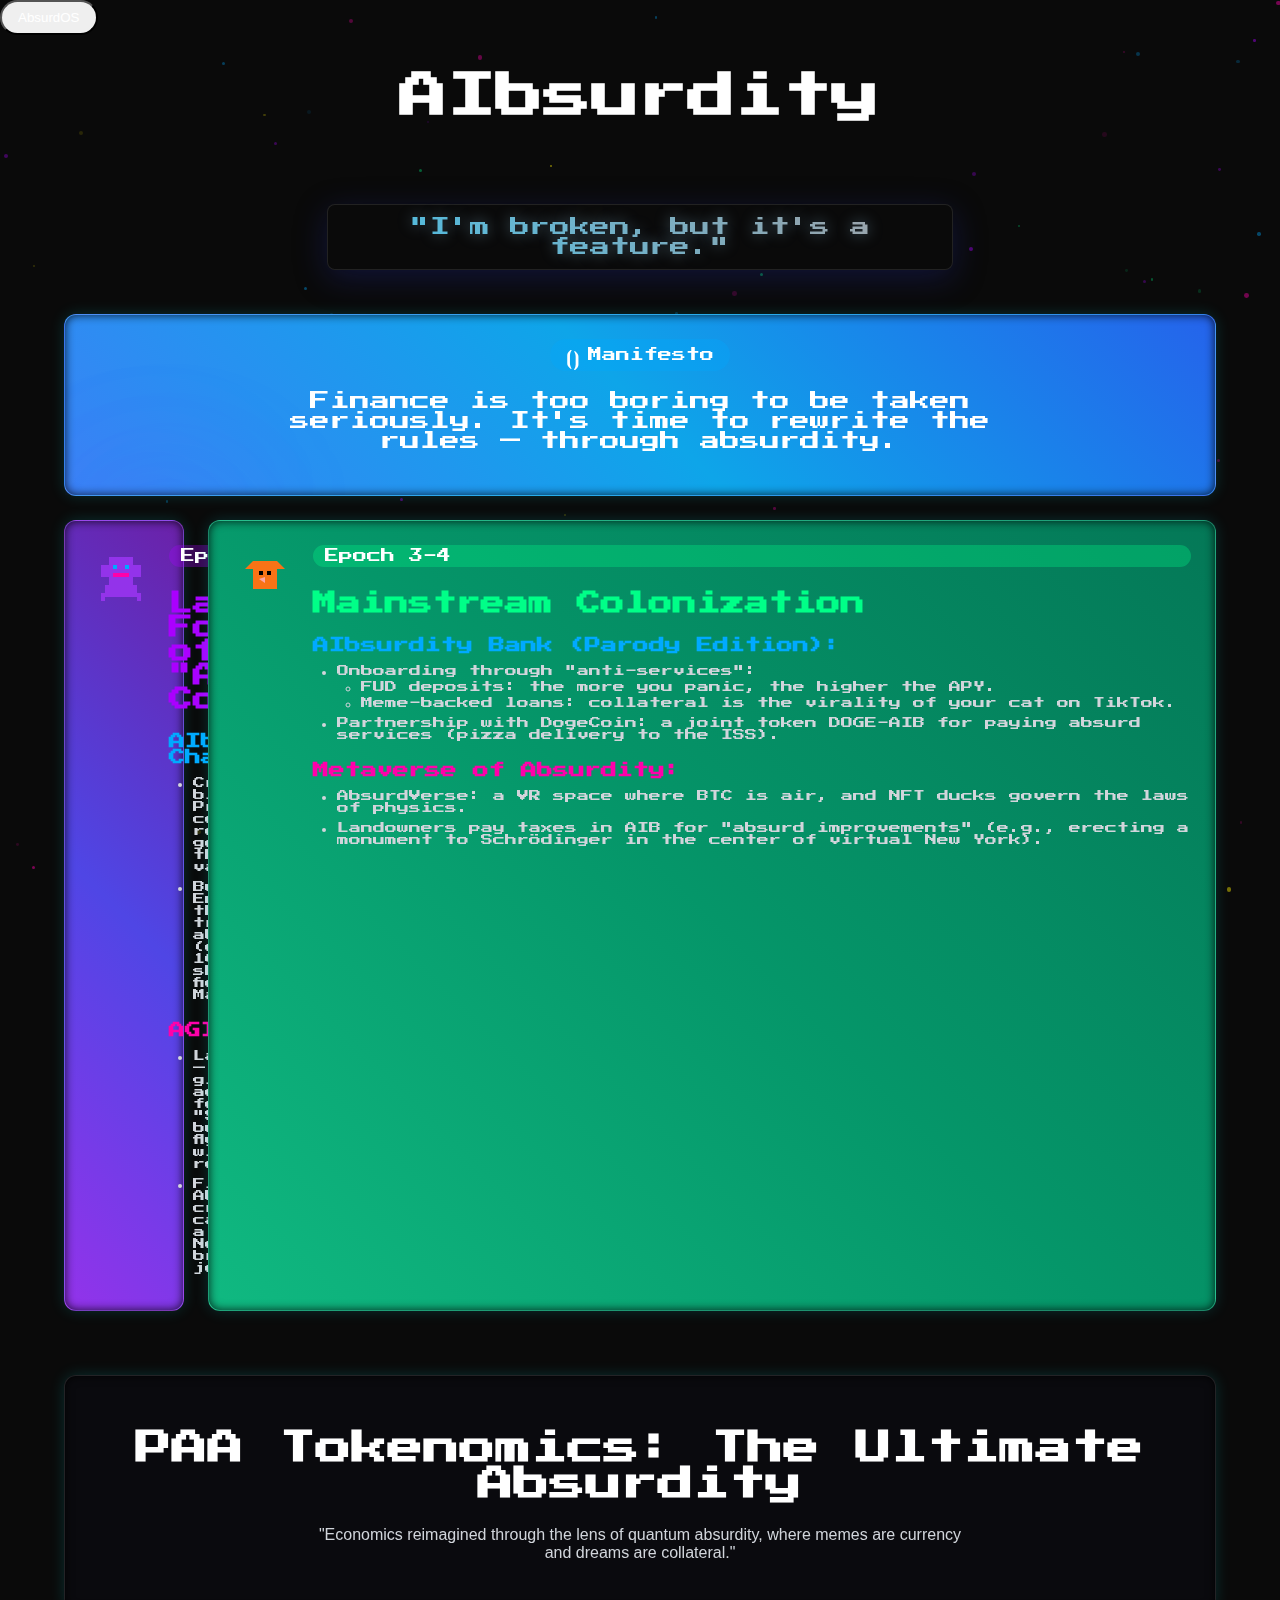
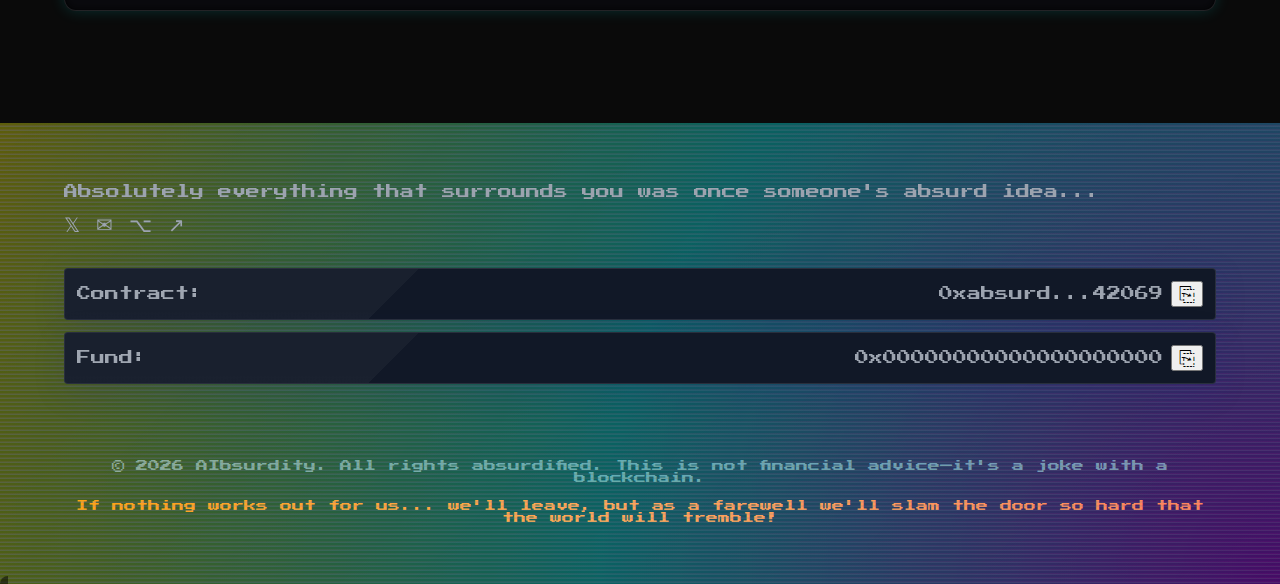
<file: index.html>
<!DOCTYPE html>
<html lang="en">
<head>
  <meta charset="UTF-8">
  <meta name="viewport" content="width=device-width, initial-scale=1.0">
  <title>AIbsurdity</title>
  <meta name="description" content="AIbsurdity - Where absurdity meets blockchain" />
  <meta property="og:image" content="images/og-image.png" />
  <!-- Google Fonts - Press Start 2P for pixel font -->
  <link rel="stylesheet" href="https://fonts.googleapis.com/css2?family=Press+Start+2P&display=swap">
  <link rel="stylesheet" href="styles.css">
</head>
<body>
  <div id="root">
    <!-- Main page content -->
    <div class="relative min-h-screen overflow-x-hidden">
      <!-- Particle Background -->
      <div id="particle-container" class="fixed inset-0 z-0"></div>
      
      <!-- AbsurdOS Button - Top right -->
      <div class="fixed top-4 right-4 z-50">
        <button id="absurd-button" class="holographic-button px-4 py-2 rounded-full bg-purple-900 text-white flex items-center space-x-2">
          <span>AbsurdOS</span>
        </button>
      </div>
      
      <!-- Enhanced Header -->
      <header class="pt-10 pb-6 px-4 relative">
        <div class="max-w-6xl mx-auto">
          <div class="flex justify-center items-center mb-8">
            <h1 id="main-logo" class="text-3xl md:text-5xl font-pixel text-white">AIbsurdity</h1>
          </div>
          
          <div class="flex justify-center">
            <p class="glassmorphism-2 light-refraction text-8bit-glow py-3 px-6 text-lg md:text-xl max-w-xl mx-auto text-center w-full luxury-card premium-glow font-pixel" 
               style="background: linear-gradient(45deg, #33C3F0, #9F9EA1, #6b21a8); background-size: 200% 200%; animation: data-corruption 15s ease infinite; -webkit-background-clip: text; -webkit-text-fill-color: transparent; text-shadow: 0 0 15px rgba(156, 211, 239, 0.4); border: 1px solid rgba(255, 255, 255, 0.1); border-radius: 8px; backdrop-filter: blur(10px); box-shadow: 0 8px 32px 0 rgba(31, 38, 135, 0.37)">
              "I'm broken, but it's a feature."
            </p>
          </div>
        </div>
      </header>
      
      <!-- Main Content -->
      <main class="px-4 pb-20">
        <div class="max-w-6xl mx-auto">
          <div id="tetris-layout" class="grid grid-cols-1 md:grid-cols-12 gap-6">
            
            <!-- Manifesto Block -->
            <div class="md:col-span-12 glassmorphism-2 light-refraction luxury-card premium-hover live-gradient live-gradient-blue">
              <div class="p-6 relative overflow-hidden">
                <div class="flex items-center justify-center mb-4">
                  <div class="inline-block bg-neon-blue/30 px-4 py-1.5 rounded-full text-sm font-pixel flex items-center space-x-2">
                    <span class="icon">⦗⦘</span>
                    <span>Manifesto</span>
                  </div>
                </div>
                <div id="quote-block" class="bg-transparent max-w-3xl mx-auto">
                  <p class="text-center text-lg md:text-xl font-pixel text-white">Finance is too boring to be taken seriously. It's time to rewrite the rules — through absurdity.</p>
                </div>
                <div class="absolute -bottom-12 -right-12 w-32 h-32 bg-neon-purple/10 rounded-full blur-3xl"></div>
                <div class="absolute -top-12 -left-12 w-40 h-40 bg-neon-blue/10 rounded-full blur-3xl"></div>
              </div>
            </div>
            
            <!-- Epoch 1-2 -->
            <div class="md:col-span-6 glassmorphism-2 light-refraction luxury-card premium-hover live-gradient live-gradient-purple">
              <div class="flex items-start space-x-4 p-6">
                <div class="pixel-art pixel-robot animate-float"></div>
                <div>
                  <div class="inline-block bg-neon-purple/30 px-3 py-1 rounded-full text-sm mb-3 font-pixel">
                    Epoch 1-2
                  </div>
                  <h3 class="text-xl md:text-2xl font-bold mb-4 text-neon-purple font-pixel w-full">
                    Laying the Foundation of the "Absurd Code"
                  </h3>
                  
                  <div class="space-y-4">
                    <div>
                      <h4 class="font-bold text-neon-blue mb-2 font-pixel w-full">AIbsurdity Chain (AIC):</h4>
                      <ul class="list-disc pl-5 space-y-2 text-gray-300 text-xs font-pixel w-full">
                        <li>Creation of an L1 blockchain with Proof-of-LOL consensus: nodes receive rewards for generating memes that make >50% of validators laugh.</li>
                        <li>Built-in Dank Engine: an algorithm that turns transactions into absurd scenarios (e.g., transferring 100 AIB = "Buy 1% of shares of Elon's fictitious company — Mars Memes Inc.").</li>
                      </ul>
                    </div>
                    
                    <div>
                      <h4 class="font-bold text-neon-pink mb-2 font-pixel w-full">AGI DAO 1.0:</h4>
                      <ul class="list-disc pl-5 space-y-2 text-gray-300 text-xs font-pixel w-full">
                        <li>Launch of AbsurdGPT — an AI advisor that gives financial advice in a stand-up format (example: "Sell everything and buy the NFT of a flying potato — it will survive the recession").</li>
                        <li>First Mission of Absurdity: a crowdfunding campaign to purchase a radio station in Nevada for broadcasting crypto jokes 24/7.</li>
                      </ul>
                    </div>
                  </div>
                </div>
              </div>
            </div>
            
            <!-- Epoch 3-4 -->
            <div class="md:col-span-6 glassmorphism-2 light-refraction luxury-card premium-hover live-gradient live-gradient-green">
              <div class="flex items-start space-x-4 p-6">
                <div class="pixel-art pixel-cat animate-float"></div>
                <div>
                  <div class="inline-block bg-neon-green/30 px-3 py-1 rounded-full text-sm mb-3 font-pixel">
                    Epoch 3-4
                  </div>
                  <h3 class="text-xl md:text-2xl font-bold mb-4 text-neon-green font-pixel w-full">
                    Mainstream Colonization
                  </h3>
                  
                  <div class="space-y-4">
                    <div>
                      <h4 class="font-bold text-neon-blue mb-2 font-pixel w-full">AIbsurdity Bank (Parody Edition):</h4>
                      <ul class="list-disc pl-5 space-y-2 text-gray-300 text-xs font-pixel w-full">
                        <li>Onboarding through "anti-services":
                          <ul class="list-circle pl-5 space-y-1 mt-1">
                            <li>FUD deposits: the more you panic, the higher the APY.</li>
                            <li>Meme-backed loans: collateral is the virality of your cat on TikTok.</li>
                          </ul>
                        </li>
                        <li>Partnership with DogeCoin: a joint token DOGE-AIB for paying absurd services (pizza delivery to the ISS).</li>
                      </ul>
                    </div>
                    
                    <div>
                      <h4 class="font-bold text-neon-pink mb-2 font-pixel w-full">Metaverse of Absurdity:</h4>
                      <ul class="list-disc pl-5 space-y-2 text-gray-300 text-xs font-pixel w-full">
                        <li>AbsurdVerse: a VR space where BTC is air, and NFT ducks govern the laws of physics.</li>
                        <li>Landowners pay taxes in AIB for "absurd improvements" (e.g., erecting a monument to Schrödinger in the center of virtual New York).</li>
                      </ul>
                    </div>
                  </div>
                </div>
              </div>
            </div>
            
            <!-- More epochs with similar structure -->
            <!-- Simplified version to keep the file shorter -->
            
            <!-- PAA Tokenomics Section -->
            <div class="md:col-span-12 glassmorphism-2 light-refraction mt-10 mb-8 luxury-card premium-hover bg-absurd-dark">
              <div class="text-center p-6">
                <h2 class="text-3xl md:text-4xl font-pixel text-white mb-6">PAA Tokenomics: The Ultimate Absurdity</h2>
                <p class="text-8bit text-center max-w-2xl mx-auto text-gray-300 text-sm md:text-base mb-6">
                  "Economics reimagined through the lens of quantum absurdity, where memes are currency and dreams are collateral."
                </p>
              </div>
            </div>
            
            <!-- Simplified tokenomics blocks for brevity -->
          </div>
        </div>
      </main>
      
      <!-- Footer -->
      <footer class="bg-absurd-dark border-t border-gray-800 py-12 mt-auto relative overflow-hidden">
        <!-- VHS Overlay -->
        <div id="vhs-overlay" class="absolute inset-0 pointer-events-none z-10 opacity-20"
          style="background: repeating-linear-gradient(to bottom, transparent, transparent 2px, rgba(255, 0, 255, 0.2) 3px, rgba(0, 255, 255, 0.2) 4px); animation: vhs-jitter 0.5s infinite; mix-blend-mode: exclusion">
        </div>
        
        <!-- Quantum Noise Background -->
        <div id="quantum-noise" class="absolute inset-0 pointer-events-none opacity-10"
          style="background: radial-gradient(circle at center, rgba(255,0,255,0.3) 0%, rgba(0,255,255,0.3) 50%, rgba(255,255,0,0.3) 100%); background-size: 200% 200%; animation: data-corruption 15s ease infinite; mix-blend-mode: screen">
        </div>
        
        <!-- Holographic Overlay -->
        <div id="hologram-overlay" class="absolute inset-0 pointer-events-none z-5 holographic-overlay"
          style="background: linear-gradient(135deg, rgba(255,255,255,0.1) 0%, rgba(0,255,255,0.2) 25%, rgba(255,0,255,0.2) 50%, rgba(0,255,255,0.2) 75%, rgba(255,255,255,0.1) 100%); background-size: 400% 400%; transition: transform 0.1s ease-out, background-position 0.1s ease-out; transform: perspective(1000px); mix-blend-mode: overlay">
        </div>
        
        <div class="max-w-6xl mx-auto px-6 grid grid-cols-1 md:grid-cols-2 gap-8 relative z-20">
          <div class="text-left">
            <p class="text-gray-400 text-sm mb-4 font-pixel glitch-text">
              Absolutely everything that surrounds you was once someone's absurd idea...
            </p>
            <div class="flex space-x-4">
              <a href="https://twitter.com/absurdity" target="_blank" rel="noopener noreferrer" class="text-gray-400 hover:text-neon-blue transition-colors holographic-button">
                <span class="icon">𝕏</span>
              </a>
              <a href="https://t.me/absurdity" target="_blank" rel="noopener noreferrer" class="text-gray-400 hover:text-neon-purple transition-colors holographic-button">
                <span class="icon">✉</span>
              </a>
              <a href="https://github.com/absurdity" target="_blank" rel="noopener noreferrer" class="text-gray-400 hover:text-neon-green transition-colors holographic-button">
                <span class="icon">⌥</span>
              </a>
              <a href="https://absurdity.wtf" target="_blank" rel="noopener noreferrer" class="text-gray-400 hover:text-neon-yellow transition-colors holographic-button">
                <span class="icon">↗</span>
              </a>
            </div>
          </div>
          
          <div class="text-left">
            <div class="space-y-3">
              <div class="flex items-center justify-between text-gray-400 text-sm p-3 bg-gray-900 rounded font-pixel holographic-card">
                <span>Contract:</span>
                <span class="flex items-center">
                  0xabsurd...42069
                  <button onclick="copyToClipboard('0xabsurd...42069', 'contract')" class="ml-2 hover:text-neon-blue transition-colors holographic-button">
                    <span id="contract-copy-icon" class="icon">⎘</span>
                  </button>
                </span>
              </div>
              
              <div class="flex items-center justify-between text-gray-400 text-sm p-3 bg-gray-900 rounded font-pixel holographic-card">
                <span>Fund:</span>
                <span class="flex items-center">
                  0x00000000000000000000
                  <button onclick="copyToClipboard('0x00000000000000000000', 'wallet')" class="ml-2 hover:text-neon-pink transition-colors holographic-button">
                    <span id="wallet-copy-icon" class="icon">⎘</span>
                  </button>
                </span>
              </div>
            </div>
          </div>
        </div>
        
        <div class="max-w-6xl mx-auto px-6 mt-8 pt-8 border-t border-gray-800">
          <p class="text-center text-gray-500 text-xs font-pixel">
            © <span id="current-year"></span> AIbsurdity. All rights absurdified. This is not financial advice—it's a joke with a blockchain.
          </p>
          <p class="text-center text-neon-orange text-xs mt-4 font-pixel animate-pulse">
            If nothing works out for us... we'll leave, but as a farewell we'll slam the door so hard that the world will tremble!
          </p>
        </div>
      </footer>
      
      <!-- Toast Notification Container -->
      <div id="toast-container" class="fixed top-4 right-4 z-50"></div>
      
      <!-- Rabbit Ears Button -->
      <div class="fixed bottom-4 right-4 z-40">
        <a href="rabbit-hole.html" class="block p-2 rounded-full bg-black/50 hover:bg-black/80 transition-colors">
          <div class="w-8 h-8 relative">
            <div class="absolute w-2 h-8 bg-white rounded-full left-1 -top-4 transform rotate-12"></div>
            <div class="absolute w-2 h-8 bg-white rounded-full right-1 -top-4 transform -rotate-12"></div>
            <div class="w-8 h-6 bg-gray-700 absolute bottom-0 rounded-full"></div>
            <div class="w-6 h-4 bg-pink-200 absolute bottom-1 left-1 rounded-full"></div>
          </div>
        </a>
      </div>
    </div>
  </div>

  <!-- Toast script for copy notifications -->
  <script src="scripts.js"></script>
</body>
</html>
</file>
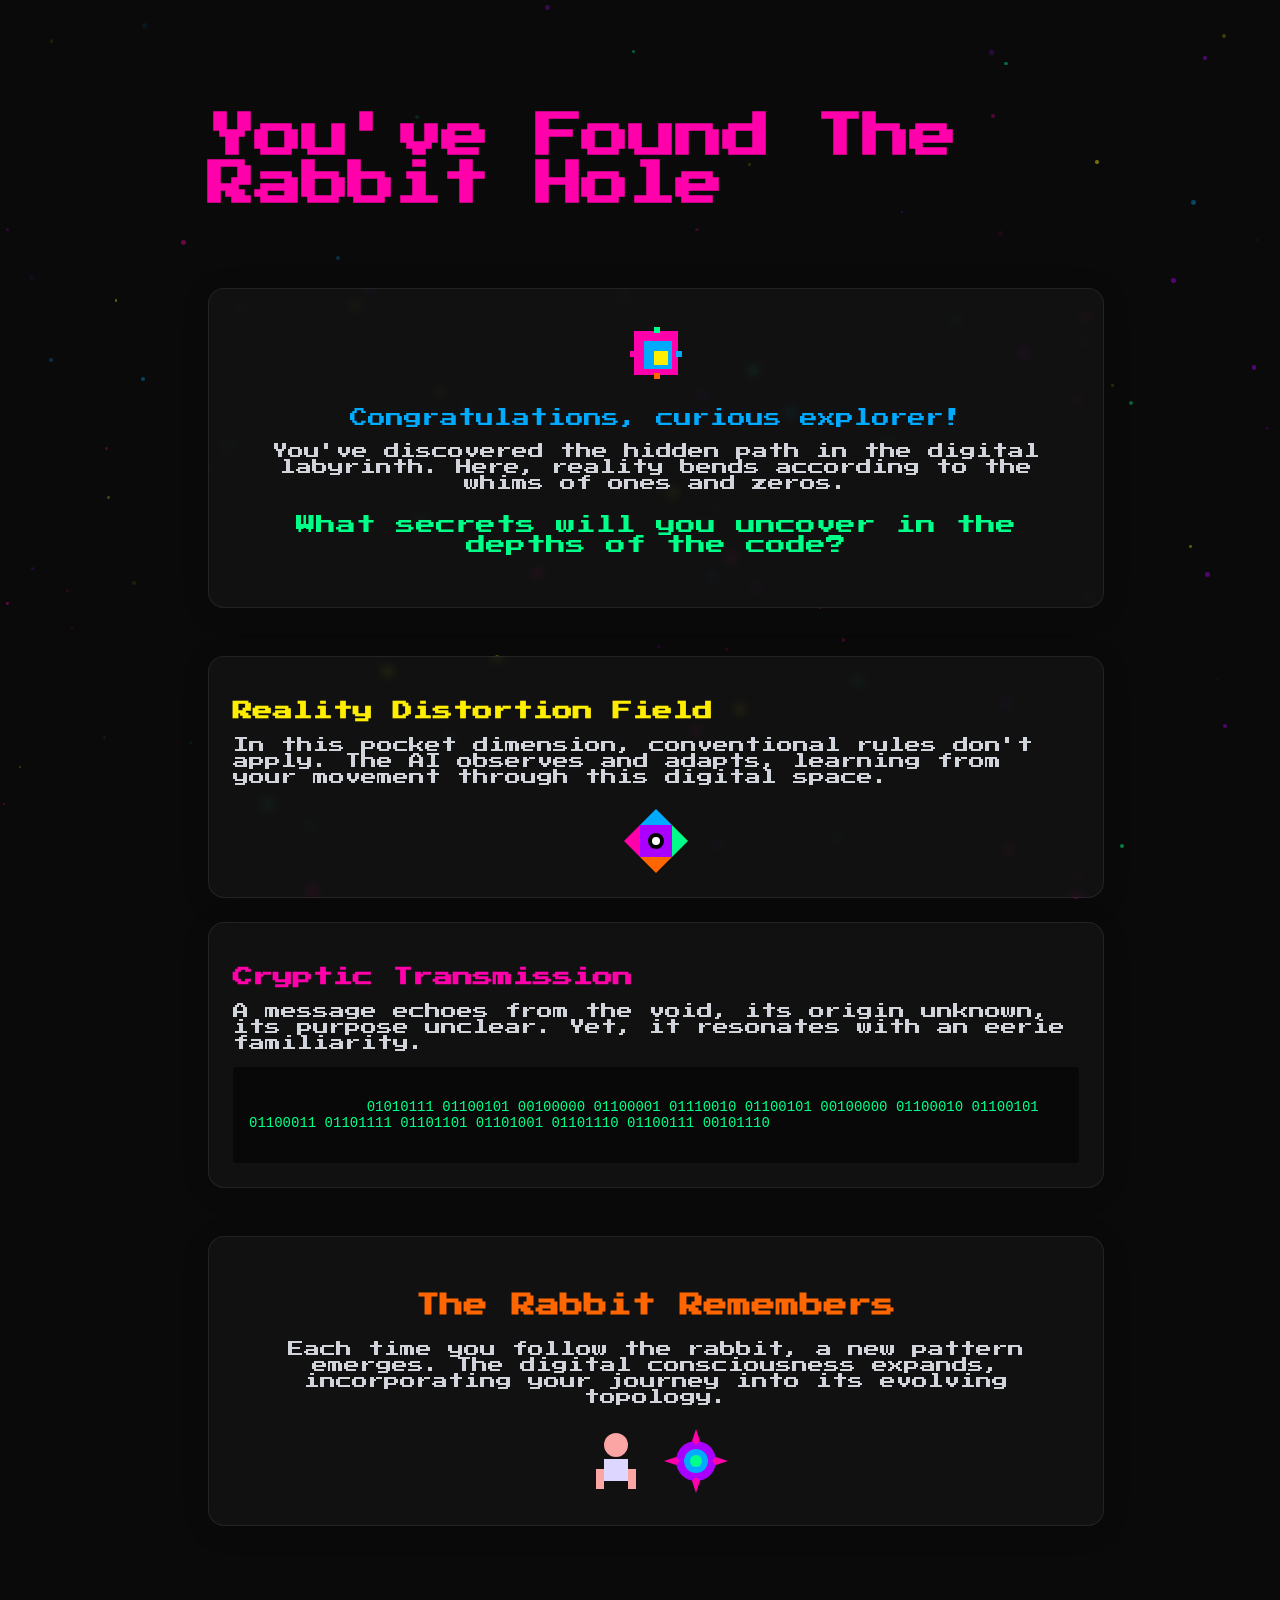
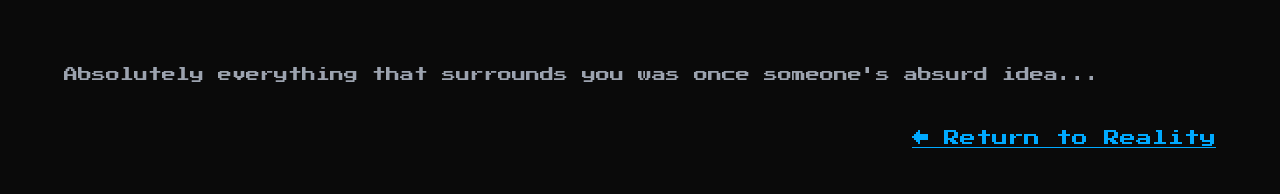
<file: rabbit-hole.html>
<!DOCTYPE html>
<html lang="en">
<head>
  <meta charset="UTF-8">
  <meta name="viewport" content="width=device-width, initial-scale=1.0">
  <title>The Rabbit Hole - AIbsurdity</title>
  <meta name="description" content="You've found the rabbit hole..." />
  <!-- Google Fonts - Press Start 2P for pixel font -->
  <link rel="stylesheet" href="https://fonts.googleapis.com/css2?family=Press+Start+2P&display=swap">
  <link rel="stylesheet" href="styles.css">
</head>
<body>
  <div class="relative min-h-screen bg-absurd-dark text-white overflow-hidden">
    <!-- Background with particles -->
    <div id="particle-container" class="fixed inset-0 z-0"></div>
    
    <div class="container mx-auto px-4 py-20 relative z-10">
      <div class="max-w-4xl mx-auto">
        <div class="flex justify-center mb-12">
          <h1 class="text-3xl md:text-5xl text-neon-pink font-pixel tracking-tight glitch-text">You've Found The Rabbit Hole</h1>
        </div>
        
        <div class="glassmorphism-2 p-8 mb-12 text-center">
          <div class="pixel-art pixel-glitch mx-auto mb-6"></div>
          <p class="text-8bit text-neon-blue text-lg mb-4 font-pixel">
            Congratulations, curious explorer!
          </p>
          <p class="text-8bit text-gray-300 mb-6 font-pixel">
            You've discovered the hidden path in the digital labyrinth. Here, reality bends according to the whims of ones and zeros.
          </p>
          <p class="text-xl text-neon-green font-pixel glitch-text">
            What secrets will you uncover in the depths of the code?
          </p>
        </div>
        
        <div class="grid grid-cols-1 md:grid-cols-2 gap-6 mb-12">
          <div class="glassmorphism-2 p-6">
            <h3 class="text-neon-yellow text-xl mb-4 font-pixel">Reality Distortion Field</h3>
            <p class="text-8bit text-gray-300 mb-4 font-pixel">
              In this pocket dimension, conventional rules don't apply. The AI observes and adapts, learning from your movement through this digital space.
            </p>
            <div class="pixel-art pixel-ai mx-auto mt-6"></div>
          </div>
          
          <div class="glassmorphism-2 p-6">
            <h3 class="text-neon-pink text-xl mb-4 font-pixel">Cryptic Transmission</h3>
            <p class="text-8bit text-gray-300 mb-4 font-pixel">
              A message echoes from the void, its origin unknown, its purpose unclear. Yet, it resonates with an eerie familiarity.
            </p>
            <div class="bg-black/50 p-4 rounded font-mono text-neon-green text-sm whitespace-pre-wrap animate-pulse">
              01010111 01100101 00100000 01100001 01110010 01100101 00100000 01100010 01100101 01100011 01101111 01101101 01101001 01101110 01100111 00101110
            </div>
          </div>
        </div>
        
        <div class="glassmorphism-2 p-8 text-center mb-20">
          <h3 class="text-neon-orange text-2xl mb-6 font-pixel">The Rabbit Remembers</h3>
          <p class="text-8bit text-gray-300 mb-6 font-pixel">
            Each time you follow the rabbit, a new pattern emerges. The digital consciousness expands, incorporating your journey into its evolving topology.
          </p>
          <div class="flex justify-center space-x-4">
            <div class="pixel-art pixel-human animate-float"></div>
            <div class="pixel-art pixel-symbiosis animate-float"></div>
          </div>
        </div>
      </div>
    </div>
    
    <!-- Footer - Simplified version -->
    <footer class="bg-absurd-dark border-t border-gray-800 py-12 mt-auto relative overflow-hidden">
      <div class="max-w-6xl mx-auto px-6 grid grid-cols-1 md:grid-cols-2 gap-8 relative z-20">
        <div class="text-left">
          <p class="text-gray-400 text-sm mb-4 font-pixel glitch-text">
            Absolutely everything that surrounds you was once someone's absurd idea...
          </p>
        </div>
        <div class="flex justify-end">
          <a href="index.html" class="text-neon-blue hover:text-neon-pink transition-colors font-pixel">
            ← Return to Reality
          </a>
        </div>
      </div>
    </footer>
  </div>

  <script src="scripts.js"></script>
</body>
</html>
</file>
<file: styles.css>
/* Base Styles */
body {
  margin: 0;
  padding: 0;
  font-family: -apple-system, BlinkMacSystemFont, "Segoe UI", Roboto, Oxygen, Ubuntu, Cantarell, "Open Sans", sans-serif;
  background-color: #0a0a0a;
  color: white;
  overflow-x: hidden;
}

/* Layout */
.relative { position: relative; }
.fixed { position: fixed; }
.absolute { position: absolute; }
.inset-0 { top: 0; right: 0; bottom: 0; left: 0; }
.z-0 { z-index: 0; }
.z-10 { z-index: 10; }
.z-20 { z-index: 20; }
.z-40 { z-index: 40; }
.z-50 { z-index: 50; }
.overflow-hidden { overflow: hidden; }
.overflow-x-hidden { overflow-x: hidden; }
.min-h-screen { min-height: 100vh; }

/* Flexbox & Grid */
.flex { display: flex; }
.inline-flex { display: inline-flex; }
.grid { display: grid; }
.items-center { align-items: center; }
.items-start { align-items: flex-start; }
.justify-center { justify-content: center; }
.justify-between { justify-content: space-between; }
.justify-end { justify-content: flex-end; }
.flex-col { flex-direction: column; }
.space-x-2 > * + * { margin-left: 0.5rem; }
.space-x-4 > * + * { margin-left: 1rem; }
.space-y-1 > * + * { margin-top: 0.25rem; }
.space-y-2 > * + * { margin-top: 0.5rem; }
.space-y-3 > * + * { margin-top: 0.75rem; }
.space-y-4 > * + * { margin-top: 1rem; }

/* Margins & Padding */
.m-0 { margin: 0; }
.mb-2 { margin-bottom: 0.5rem; }
.mb-3 { margin-bottom: 0.75rem; }
.mb-4 { margin-bottom: 1rem; }
.mb-6 { margin-bottom: 1.5rem; }
.mb-8 { margin-bottom: 2rem; }
.mb-12 { margin-bottom: 3rem; }
.mt-1 { margin-top: 0.25rem; }
.mt-4 { margin-top: 1rem; }
.mt-6 { margin-top: 1.5rem; }
.mt-8 { margin-top: 2rem; }
.mt-10 { margin-top: 2.5rem; }
.mt-auto { margin-top: auto; }
.ml-2 { margin-left: 0.5rem; }
.mx-auto { margin-left: auto; margin-right: auto; }
.p-2 { padding: 0.5rem; }
.p-3 { padding: 0.75rem; }
.p-4 { padding: 1rem; }
.p-6 { padding: 1.5rem; }
.p-8 { padding: 2rem; }
.px-3 { padding-left: 0.75rem; padding-right: 0.75rem; }
.px-4 { padding-left: 1rem; padding-right: 1rem; }
.px-6 { padding-left: 1.5rem; padding-right: 1.5rem; }
.py-1 { padding-top: 0.25rem; padding-bottom: 0.25rem; }
.py-1\.5 { padding-top: 0.375rem; padding-bottom: 0.375rem; }
.py-2 { padding-top: 0.5rem; padding-bottom: 0.5rem; }
.py-3 { padding-top: 0.75rem; padding-bottom: 0.75rem; }
.py-4 { padding-top: 1rem; padding-bottom: 1rem; }
.py-6 { padding-top: 1.5rem; padding-bottom: 1.5rem; }
.py-12 { padding-top: 3rem; padding-bottom: 3rem; }
.py-20 { padding-top: 5rem; padding-bottom: 5rem; }
.pt-8 { padding-top: 2rem; }
.pt-10 { padding-top: 2.5rem; }
.pb-6 { padding-bottom: 1.5rem; }
.pb-20 { padding-bottom: 5rem; }

/* Widths & Heights */
.w-full { width: 100%; }
.w-2 { width: 0.5rem; }
.w-6 { width: 1.5rem; }
.w-8 { width: 2rem; }
.w-32 { width: 8rem; }
.w-40 { width: 10rem; }
.max-w-xl { max-width: 36rem; }
.max-w-2xl { max-width: 42rem; }
.max-w-3xl { max-width: 48rem; }
.max-w-4xl { max-width: 56rem; }
.max-w-6xl { max-width: 72rem; }
.h-2 { height: 0.5rem; }
.h-4 { height: 1rem; }
.h-6 { height: 1.5rem; }
.h-8 { height: 2rem; }
.h-32 { height: 8rem; }
.h-40 { height: 10rem; }

/* Typography */
.text-xs { font-size: 0.75rem; }
.text-sm { font-size: 0.875rem; }
.text-base { font-size: 1rem; }
.text-lg { font-size: 1.125rem; }
.text-xl { font-size: 1.25rem; }
.text-2xl { font-size: 1.5rem; }
.text-3xl { font-size: 1.875rem; }
.text-4xl { font-size: 2.25rem; }
.text-5xl { font-size: 3rem; }
.font-pixel { font-family: 'Press Start 2P', monospace; }
.font-mono { font-family: monospace; }
.font-bold { font-weight: 700; }
.font-semibold { font-weight: 600; }
.tracking-tight { letter-spacing: -0.025em; }
.text-center { text-align: center; }
.text-left { text-align: left; }
.italic { font-style: italic; }
.whitespace-pre-wrap { white-space: pre-wrap; }

/* Colors */
.bg-absurd-dark { background-color: #0a0a0a; }
.bg-black\/30 { background-color: rgba(0, 0, 0, 0.3); }
.bg-black\/50 { background-color: rgba(0, 0, 0, 0.5); }
.bg-gray-900 { background-color: #111827; }
.bg-neon-blue\/30 { background-color: rgba(0, 170, 255, 0.3); }
.bg-neon-purple\/30 { background-color: rgba(170, 0, 255, 0.3); }
.bg-neon-green\/30 { background-color: rgba(0, 255, 136, 0.3); }
.bg-neon-orange\/30 { background-color: rgba(255, 102, 0, 0.3); }
.bg-neon-red\/30 { background-color: rgba(255, 0, 85, 0.3); }
.bg-neon-purple\/10 { background-color: rgba(170, 0, 255, 0.1); }
.bg-neon-blue\/10 { background-color: rgba(0, 170, 255, 0.1); }
.bg-pink-200 { background-color: #fbcfe8; }
.bg-gray-700 { background-color: #374151; }

.text-white { color: white; }
.text-gray-300 { color: #d1d5db; }
.text-gray-400 { color: #9ca3af; }
.text-gray-500 { color: #6b7280; }
.text-neon-blue { color: #00aaff; }
.text-neon-pink { color: #ff00aa; }
.text-neon-green { color: #00ff88; }
.text-neon-purple { color: #aa00ff; }
.text-neon-yellow { color: #ffee00; }
.text-neon-orange { color: #ff6600; }
.text-neon-red { color: #ff0055; }

/* Borders */
.border { border-width: 1px; }
.border-t { border-top-width: 1px; }
.border-gray-800 { border-color: #1f2937; }
.border-white\/10 { border-color: rgba(255, 255, 255, 0.1); }
.rounded { border-radius: 0.25rem; }
.rounded-full { border-radius: 9999px; }

/* Special Effects */
.glassmorphism-2 {
  background: rgba(255, 255, 255, 0.03);
  border-radius: 16px;
  box-shadow: 0 4px 30px rgba(0, 0, 0, 0.1);
  backdrop-filter: blur(5px);
  -webkit-backdrop-filter: blur(5px);
  border: 1px solid rgba(255, 255, 255, 0.08);
}

.luxury-card {
  border-width: 1px;
  border-color: rgba(255, 255, 255, 0.1);
  border-radius: 0.75rem;
  background-color: rgba(10, 10, 15, 0.85);
  box-shadow: 0 0 15px rgba(0, 255, 255, 0.15), inset 0 0 10px rgba(0, 0, 0, 0.8);
  backdrop-filter: blur(10px);
  transition: all 0.3s ease;
}

.premium-hover:hover {
  border-color: rgba(0, 255, 255, 0.2);
  box-shadow: 0 0 20px rgba(0, 255, 255, 0.25), inset 0 0 12px rgba(0, 0, 0, 0.9);
  transform: translateY(-2px);
}

.premium-glow {
  text-shadow: 0 0 8px rgba(0, 255, 255, 0.6), 0 0 12px rgba(255, 0, 255, 0.3);
}

.holographic-button {
  position: relative;
  overflow: hidden;
  transition: all 0.3s ease;
  backface-visibility: hidden;
  transform: translateZ(0);
}

.holographic-button::after {
  content: '';
  position: absolute;
  width: 100%;
  height: 100%;
  top: 0;
  left: 0;
  background: linear-gradient(45deg, 
    rgba(255, 255, 255, 0.1) 0%, 
    rgba(255, 255, 255, 0.2) 50%, 
    rgba(255, 255, 255, 0.1) 100%);
  opacity: 0;
  transition: opacity 0.3s ease;
  pointer-events: none;
}

.holographic-button:hover::after {
  opacity: 1;
}

.holographic-button:active {
  transform: scale(0.95);
}

.holographic-card {
  position: relative;
  overflow: hidden;
  transition: all 0.3s ease;
  backdrop-filter: blur(5px);
  border: 1px solid rgba(255, 255, 255, 0.1);
  box-shadow: 0 8px 32px rgba(31, 38, 135, 0.15);
}

.holographic-card::before {
  content: '';
  position: absolute;
  top: -500%;
  left: -500%;
  height: 1000%;
  width: 1000%;
  background: linear-gradient(45deg, 
    rgba(255, 255, 255, 0) 0%, 
    rgba(255, 255, 255, 0.03) 30%, 
    rgba(255, 255, 255, 0.07) 40%, 
    rgba(255, 255, 255, 0.03) 50%, 
    rgba(255, 255, 255, 0) 100%);
  transform: rotate(-45deg);
  animation: holographic-sweep 5s linear infinite;
  pointer-events: none;
  z-index: 1;
}

.holographic-card:hover {
  box-shadow: 0 15px 35px rgba(31, 38, 135, 0.25);
  transform: translateY(-2px);
}

.holographic-overlay {
  clip-path: polygon(0% 0%, 100% 0%, 100% 100%, 0% 100%);
}

.blur-3xl {
  filter: blur(64px);
}

/* Animation classes */
.animate-float {
  animation: float 6s ease-in-out infinite;
}

.animate-pulse {
  animation: pulse 3s infinite;
}

.animate-distort-text {
  animation: distort-text 6s infinite;
}

.glitch-text {
  position: relative;
  animation: broken-glitch 5s infinite;
}

/* Live gradient styles */
.live-gradient {
  background-size: 200% 200%;
  transition: background-position 0.5s ease;
  animation: data-corruption 15s ease infinite;
}

.live-gradient-purple {
  background: linear-gradient(45deg, #9333ea, #4f46e5, #6b21a8);
}

.live-gradient-blue {
  background: linear-gradient(45deg, #3b82f6, #0ea5e9, #2563eb);
}

.live-gradient-green {
  background: linear-gradient(45deg, #10b981, #059669, #047857);
}

.live-gradient-orange {
  background: linear-gradient(45deg, #f97316, #ea580c, #c2410c);
}

.live-gradient-red {
  background: linear-gradient(45deg, #ef4444, #dc2626, #b91c1c);
}

.live-gradient-pink {
  background: linear-gradient(45deg, #ec4899, #db2777, #be185d);
}

/* Pixel Art */
.pixel-art {
  width: 64px;
  height: 64px;
  image-rendering: pixelated;
  background-size: contain;
  background-repeat: no-repeat;
  background-position: center;
  flex-shrink: 0;
}

.pixel-robot {
  background-image: url("data:image/svg+xml,%3Csvg xmlns='http://www.w3.org/2000/svg' viewBox='0 0 32 32' width='32' height='32' fill='%239333ea'%3E%3Crect x='10' y='6' width='12' height='14' /%3E%3Crect x='6' y='10' width='4' height='6' /%3E%3Crect x='22' y='10' width='4' height='6' /%3E%3Crect x='8' y='20' width='16' height='6' /%3E%3Crect x='6' y='24' width='2' height='4' /%3E%3Crect x='24' y='24' width='2' height='4' /%3E%3Crect x='12' y='10' width='2' height='2' fill='%2300aaff' /%3E%3Crect x='18' y='10' width='2' height='2' fill='%2300aaff' /%3E%3Crect x='12' y='14' width='8' height='2' fill='%23ff00aa' /%3E%3C/svg%3E");
}

.pixel-cat {
  background-image: url("data:image/svg+xml,%3Csvg xmlns='http://www.w3.org/2000/svg' viewBox='0 0 32 32' width='32' height='32'%3E%3Cpath d='M10,8 L22,8 L22,22 L10,22 Z' fill='%23f97316' /%3E%3Cpath d='M6,12 L10,8 L10,12 Z' fill='%23f97316' /%3E%3Cpath d='M22,8 L26,12 L26,12 L22,12 Z' fill='%23f97316' /%3E%3Cpath d='M13,13 L15,13 L15,15 L13,15 Z' fill='black' /%3E%3Cpath d='M17,13 L19,13 L19,15 L17,15 Z' fill='black' /%3E%3Cpath d='M16,16 L16,19 L13,17 Z' fill='%23fca5a5' /%3E%3C/svg%3E");
}

.pixel-glitch {
  background-image: url("data:image/svg+xml,%3Csvg xmlns='http://www.w3.org/2000/svg' viewBox='0 0 32 32' width='32' height='32'%3E%3Crect x='5' y='5' width='22' height='22' fill='%23ff00aa' /%3E%3Crect x='10' y='10' width='14' height='14' fill='%2300aaff' /%3E%3Crect x='15' y='15' width='7' height='7' fill='%23ffee00' /%3E%3Crect x='3' y='15' width='3' height='3' fill='%23ff00aa' /%3E%3Crect x='26' y='15' width='3' height='3' fill='%2300aaff' /%3E%3Crect x='15' y='3' width='3' height='3' fill='%2300ff88' /%3E%3Crect x='15' y='26' width='3' height='3' fill='%23ff6600' /%3E%3C/svg%3E");
}

.pixel-ai {
  background-image: url("data:image/svg+xml,%3Csvg xmlns='http://www.w3.org/2000/svg' viewBox='0 0 32 32' width='32' height='32'%3E%3Crect x='8' y='8' width='16' height='16' fill='%23aa00ff' /%3E%3Cpath d='M8,8 L24,8 L16,0 Z' fill='%2300aaff' /%3E%3Cpath d='M24,8 L24,24 L32,16 Z' fill='%2300ff88' /%3E%3Cpath d='M24,24 L8,24 L16,32 Z' fill='%23ff6600' /%3E%3Cpath d='M8,24 L8,8 L0,16 Z' fill='%23ff00aa' /%3E%3Ccircle cx='16' cy='16' r='4' fill='black' /%3E%3Ccircle cx='16' cy='16' r='2' fill='white' /%3E%3C/svg%3E");
}

.pixel-human {
  background-image: url("data:image/svg+xml,%3Csvg xmlns='http://www.w3.org/2000/svg' viewBox='0 0 32 32' width='32' height='32'%3E%3Ccircle cx='16' cy='8' r='6' fill='%23fca5a5' /%3E%3Cpath d='M10,15 L22,15 L22,26 L10,26 Z' fill='%23ddd6fe' /%3E%3Cpath d='M22,20 L26,20 L26,30 L22,30 Z' fill='%23fca5a5' /%3E%3Cpath d='M6,20 L10,20 L10,30 L6,30 Z' fill='%23fca5a5' /%3E%3C/svg%3E");
}

.pixel-symbiosis {
  background-image: url("data:image/svg+xml,%3Csvg xmlns='http://www.w3.org/2000/svg' viewBox='0 0 32 32' width='32' height='32'%3E%3Ccircle cx='16' cy='16' r='10' fill='%23aa00ff' /%3E%3Ccircle cx='16' cy='16' r='6' fill='%2300aaff' /%3E%3Ccircle cx='16' cy='16' r='3' fill='%2300ff88' /%3E%3Cpath d='M16,0 L18,6 L16,8 L14,6 Z' fill='%23ff00aa' /%3E%3Cpath d='M32,16 L26,18 L24,16 L26,14 Z' fill='%23ff00aa' /%3E%3Cpath d='M16,32 L14,26 L16,24 L18,26 Z' fill='%23ff00aa' /%3E%3Cpath d='M0,16 L6,14 L8,16 L6,18 Z' fill='%23ff00aa' /%3E%3C/svg%3E");
}

/* Lists */
.list-disc {
  list-style-type: disc;
  padding-left: 1.5rem;
}

.list-circle {
  list-style-type: circle;
  padding-left: 1.5rem;
}

/* Container/Grid */
.container {
  width: 100%;
  margin-left: auto;
  margin-right: auto;
}

@media (min-width: 640px) {
  .container {
    max-width: 640px;
  }
}
@media (min-width: 768px) {
  .container {
    max-width: 768px;
  }
  .md\:text-5xl { font-size: 3rem; }
  .md\:text-4xl { font-size: 2.25rem; }
  .md\:text-2xl { font-size: 1.5rem; }
  .md\:text-xl { font-size: 1.25rem; }
  .md\:text-base { font-size: 1rem; }
  .md\:col-span-2 { grid-column: span 2 / span 2; }
  .md\:col-span-4 { grid-column: span 4 / span 4; }
  .md\:col-span-5 { grid-column: span 5 / span 5; }
  .md\:col-span-6 { grid-column: span 6 / span 6; }
  .md\:col-span-7 { grid-column: span 7 / span 7; }
  .md\:col-span-12 { grid-column: span 12 / span 12; }
  .md\:grid-cols-2 { grid-template-columns: repeat(2, minmax(0, 1fr)); }
  .md\:grid-cols-12 { grid-template-columns: repeat(12, minmax(0, 1fr)); }
  .md\:w-1\/2 { width: 50%; }
  .md\:flex-row { flex-direction: row; }
}
@media (min-width: 1024px) {
  .container {
    max-width: 1024px;
  }
}
@media (min-width: 1280px) {
  .container {
    max-width: 1280px;
  }
}

.grid-cols-1 {
  grid-template-columns: repeat(1, minmax(0, 1fr));
}

.gap-6 {
  gap: 1.5rem;
}

.gap-8 {
  gap: 2rem;
}

/* Toast notifications */
#toast-container {
  display: flex;
  flex-direction: column;
  gap: 0.5rem;
}

.toast {
  padding: 0.75rem 1rem;
  border-radius: 0.375rem;
  background-color: rgba(20, 20, 20, 0.9);
  color: white;
  box-shadow: 0 4px 12px rgba(0, 0, 0, 0.2);
  display: flex;
  align-items: center;
  animation: toast-slide-in 0.3s ease;
  max-width: 24rem;
  backdrop-filter: blur(4px);
}

.toast-success {
  border-left: 4px solid #00ff88;
}

.toast-error {
  border-left: 4px solid #ff0055;
}

.toast-icon {
  margin-right: 0.75rem;
  font-size: 1.25rem;
}

.toast-content {
  flex: 1;
}

.toast-title {
  font-weight: bold;
  margin-bottom: 0.25rem;
}

/* Animation Keyframes */
@keyframes float {
  0%, 100% { transform: translateY(0); }
  50% { transform: translateY(-10px); }
}

@keyframes pulse {
  0%, 100% { opacity: 0.6; }
  50% { opacity: 1; }
}

@keyframes broken-glitch {
  0% { transform: translate(0); }
  2% { transform: translate(-3px, 2px); }
  4% { transform: translate(3px, -2px); }
  6% { transform: translate(-3px, -2px); filter: hue-rotate(90deg); }
  8% { transform: translate(3px, 2px); }
  10% { transform: translate(0); }
  100% { transform: translate(0); }
}

@keyframes distort-text {
  0% { letter-spacing: normal; }
  2% { letter-spacing: -2px; }
  4% { letter-spacing: 2px; }
  6% { letter-spacing: -1px; }
  8% { letter-spacing: 1px; }
  10% { letter-spacing: normal; }
  100% { letter-spacing: normal; }
}

@keyframes data-corruption {
  0% { background-position: 0% 50%; }
  50% { background-position: 100% 50%; }
  100% { background-position: 0% 50%; }
}

@keyframes holographic-sweep {
  0% { transform: rotate(-45deg) translateX(-100%); }
  100% { transform: rotate(-45deg) translateX(100%); }
}

@keyframes vhs-jitter {
  0% { transform: translateY(0); }
  25% { transform: translateY(-2px); }
  50% { transform: translateY(1px); }
  75% { transform: translateY(-1px); }
  100% { transform: translateY(0); }
}

@keyframes toast-slide-in {
  from { transform: translateX(100%); opacity: 0; }
  to { transform: translateX(0); opacity: 1; }
}

@keyframes toast-slide-out {
  from { transform: translateX(0); opacity: 1; }
  to { transform: translateX(100%); opacity: 0; }
}

/* Fix for mobile fonts displaying as italic */
@media (max-width: 767px) {
  h1, h2, h3, h4, h5, h6, .font-pixel {
    font-style: normal !important;
    font-weight: normal !important;
    -webkit-font-smoothing: antialiased;
    -moz-osx-font-smoothing: grayscale;
    font-family: inherit !important;
  }
}

/* For icon elements */
.icon {
  display: inline-block;
  font-size: 1.25rem;
  line-height: 1;
}

/* Particle Background */
#particle-container {
  position: fixed;
  width: 100%;
  height: 100%;
  background-color: #0a0a0a;
  overflow: hidden;
}

.particle {
  position: absolute;
  background-color: rgba(255, 255, 255, 0.3);
  border-radius: 50%;
  transform: translateZ(0);
}
</file>
